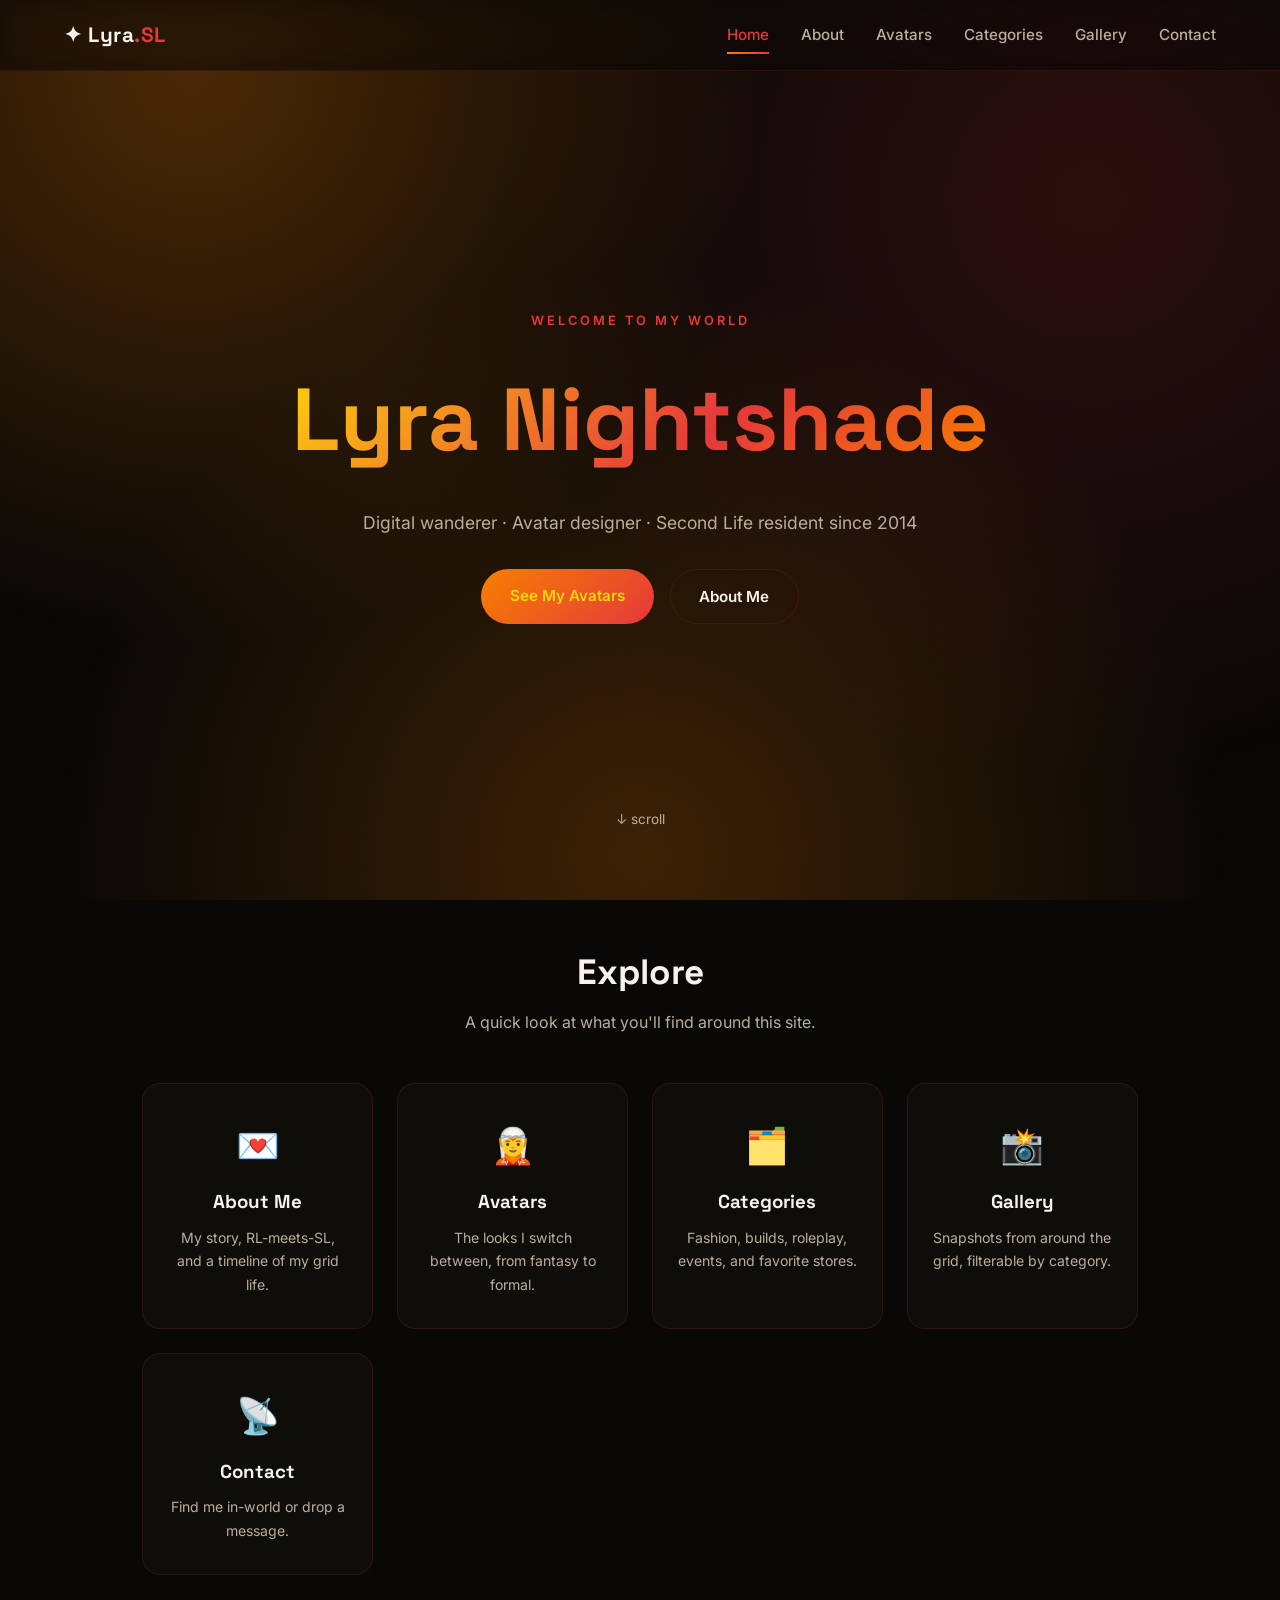
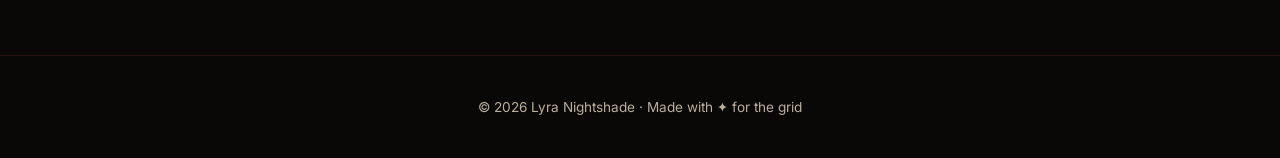
<file: index.html>
<!DOCTYPE html>
<html lang="en">
<head>
<meta charset="UTF-8">
<meta name="viewport" content="width=device-width, initial-scale=1.0">
<title>Lyra Nightshade — Second Life</title>
<meta name="description" content="Lyra Nightshade's Second Life portfolio — avatars, builds, photography and more.">
<link rel="stylesheet" href="style.css">
</head>
<body>

<div class="bg-glow"></div>

<header class="navbar">
  <a class="logo" href="index.html">✦ Lyra<span>.SL</span></a>
  <nav>
    <a href="index.html">Home</a>
    <a href="about.html">About</a>
    <a href="avatars.html">Avatars</a>
    <a href="categories.html">Categories</a>
    <a href="gallery.html">Gallery</a>
    <a href="contact.html">Contact</a>
  </nav>
  <button class="menu-toggle" id="menuToggle" aria-label="Toggle menu">☰</button>
</header>

<section class="hero">
  <div class="hero-content">
    <p class="eyebrow">Welcome to my world</p>
    <h1>Lyra Nightshade</h1>
    <p class="tagline">Digital wanderer · Avatar designer · Second Life resident since 2014</p>
    <div class="hero-buttons">
      <a href="avatars.html" class="btn btn-primary">See My Avatars</a>
      <a href="about.html" class="btn btn-ghost">About Me</a>
    </div>
  </div>
  <div class="scroll-hint">↓ scroll</div>
</section>

<section class="section">
  <h2 class="section-title">Explore</h2>
  <p class="section-sub">A quick look at what you'll find around this site.</p>
  <div class="category-grid">
    <a class="category-tile" href="about.html">
      <div class="tile-icon">💌</div>
      <h3>About Me</h3>
      <p>My story, RL-meets-SL, and a timeline of my grid life.</p>
    </a>
    <a class="category-tile" href="avatars.html">
      <div class="tile-icon">🧝</div>
      <h3>Avatars</h3>
      <p>The looks I switch between, from fantasy to formal.</p>
    </a>
    <a class="category-tile" href="categories.html">
      <div class="tile-icon">🗂️</div>
      <h3>Categories</h3>
      <p>Fashion, builds, roleplay, events, and favorite stores.</p>
    </a>
    <a class="category-tile" href="gallery.html">
      <div class="tile-icon">📸</div>
      <h3>Gallery</h3>
      <p>Snapshots from around the grid, filterable by category.</p>
    </a>
    <a class="category-tile" href="contact.html">
      <div class="tile-icon">📡</div>
      <h3>Contact</h3>
      <p>Find me in-world or drop a message.</p>
    </a>
  </div>
</section>

<footer>
  <p>&copy; 2026 Lyra Nightshade · Made with ✦ for the grid</p>
</footer>

<script src="script.js"></script>
</body>
</html>
</file>
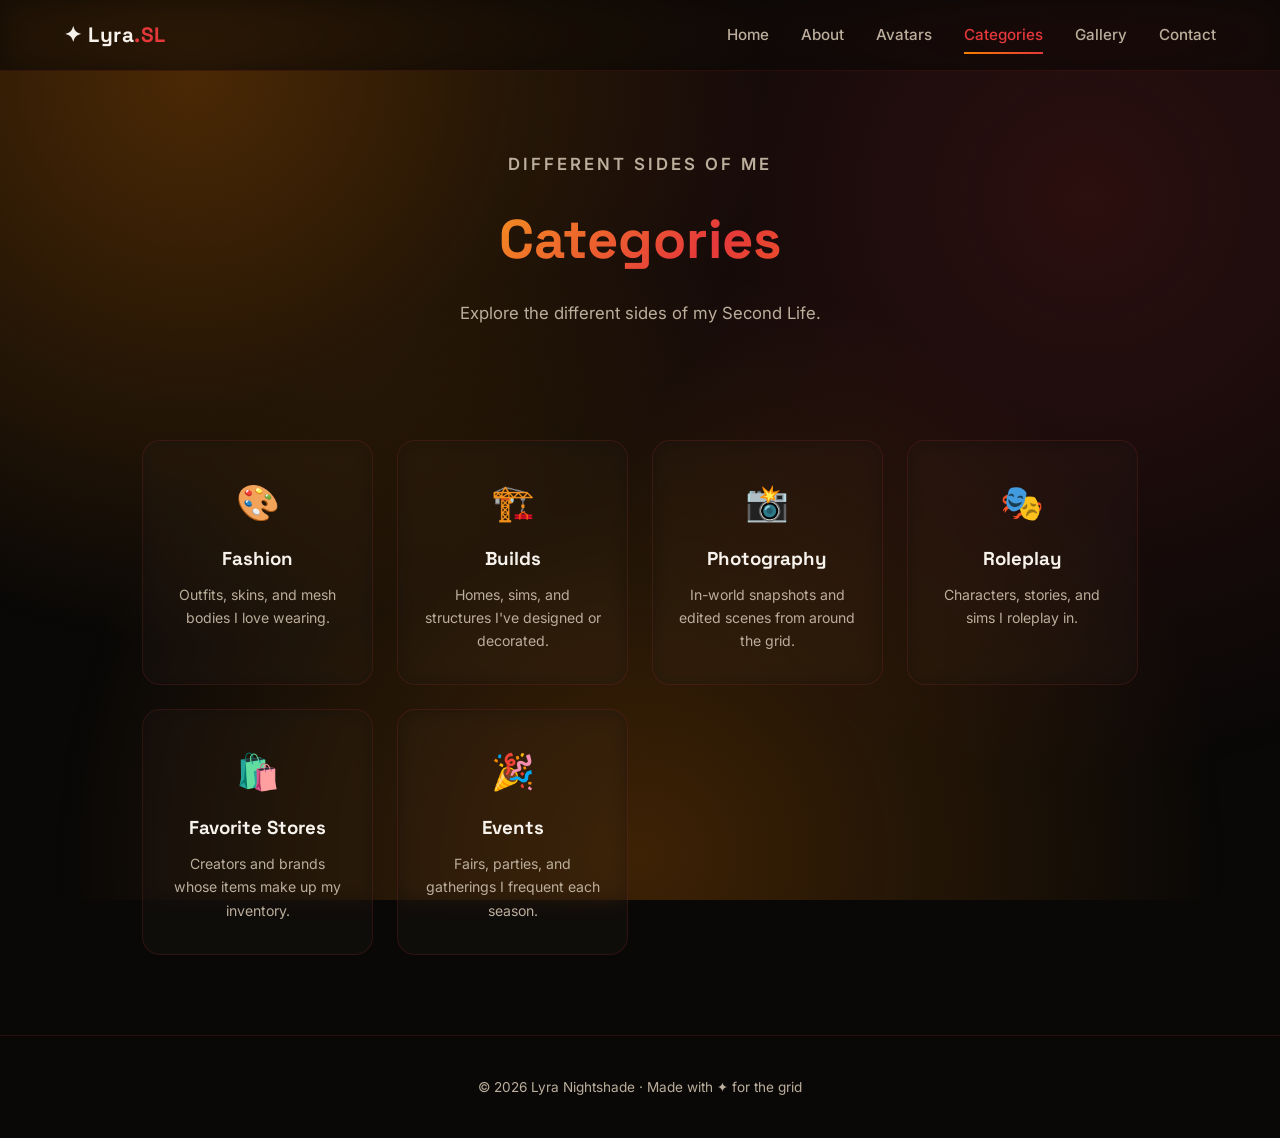
<file: categories.html>
<!DOCTYPE html>
<html lang="en">
<head>
<meta charset="UTF-8">
<meta name="viewport" content="width=device-width, initial-scale=1.0">
<title>Categories — Lyra Nightshade</title>
<meta name="description" content="Explore the different sides of Lyra Nightshade's Second Life: fashion, builds, roleplay, and more.">
<link rel="stylesheet" href="style.css">
</head>
<body>

<div class="bg-glow"></div>

<header class="navbar">
  <a class="logo" href="index.html">✦ Lyra<span>.SL</span></a>
  <nav>
    <a href="index.html">Home</a>
    <a href="about.html">About</a>
    <a href="avatars.html">Avatars</a>
    <a href="categories.html">Categories</a>
    <a href="gallery.html">Gallery</a>
    <a href="contact.html">Contact</a>
  </nav>
  <button class="menu-toggle" id="menuToggle" aria-label="Toggle menu">☰</button>
</header>

<div class="page-header">
  <p class="eyebrow">Different sides of me</p>
  <h1>Categories</h1>
  <p>Explore the different sides of my Second Life.</p>
</div>

<section class="section">
  <div class="category-grid">
    <a class="category-tile" href="gallery.html">
      <div class="tile-icon">🎨</div>
      <h3>Fashion</h3>
      <p>Outfits, skins, and mesh bodies I love wearing.</p>
    </a>
    <a class="category-tile" href="gallery.html">
      <div class="tile-icon">🏗️</div>
      <h3>Builds</h3>
      <p>Homes, sims, and structures I've designed or decorated.</p>
    </a>
    <a class="category-tile" href="gallery.html">
      <div class="tile-icon">📸</div>
      <h3>Photography</h3>
      <p>In-world snapshots and edited scenes from around the grid.</p>
    </a>
    <a class="category-tile" href="gallery.html">
      <div class="tile-icon">🎭</div>
      <h3>Roleplay</h3>
      <p>Characters, stories, and sims I roleplay in.</p>
    </a>
    <a class="category-tile" href="gallery.html">
      <div class="tile-icon">🛍️</div>
      <h3>Favorite Stores</h3>
      <p>Creators and brands whose items make up my inventory.</p>
    </a>
    <a class="category-tile" href="gallery.html">
      <div class="tile-icon">🎉</div>
      <h3>Events</h3>
      <p>Fairs, parties, and gatherings I frequent each season.</p>
    </a>
  </div>
</section>

<footer>
  <p>&copy; 2026 Lyra Nightshade · Made with ✦ for the grid</p>
</footer>

<script src="script.js"></script>
</body>
</html>
</file>
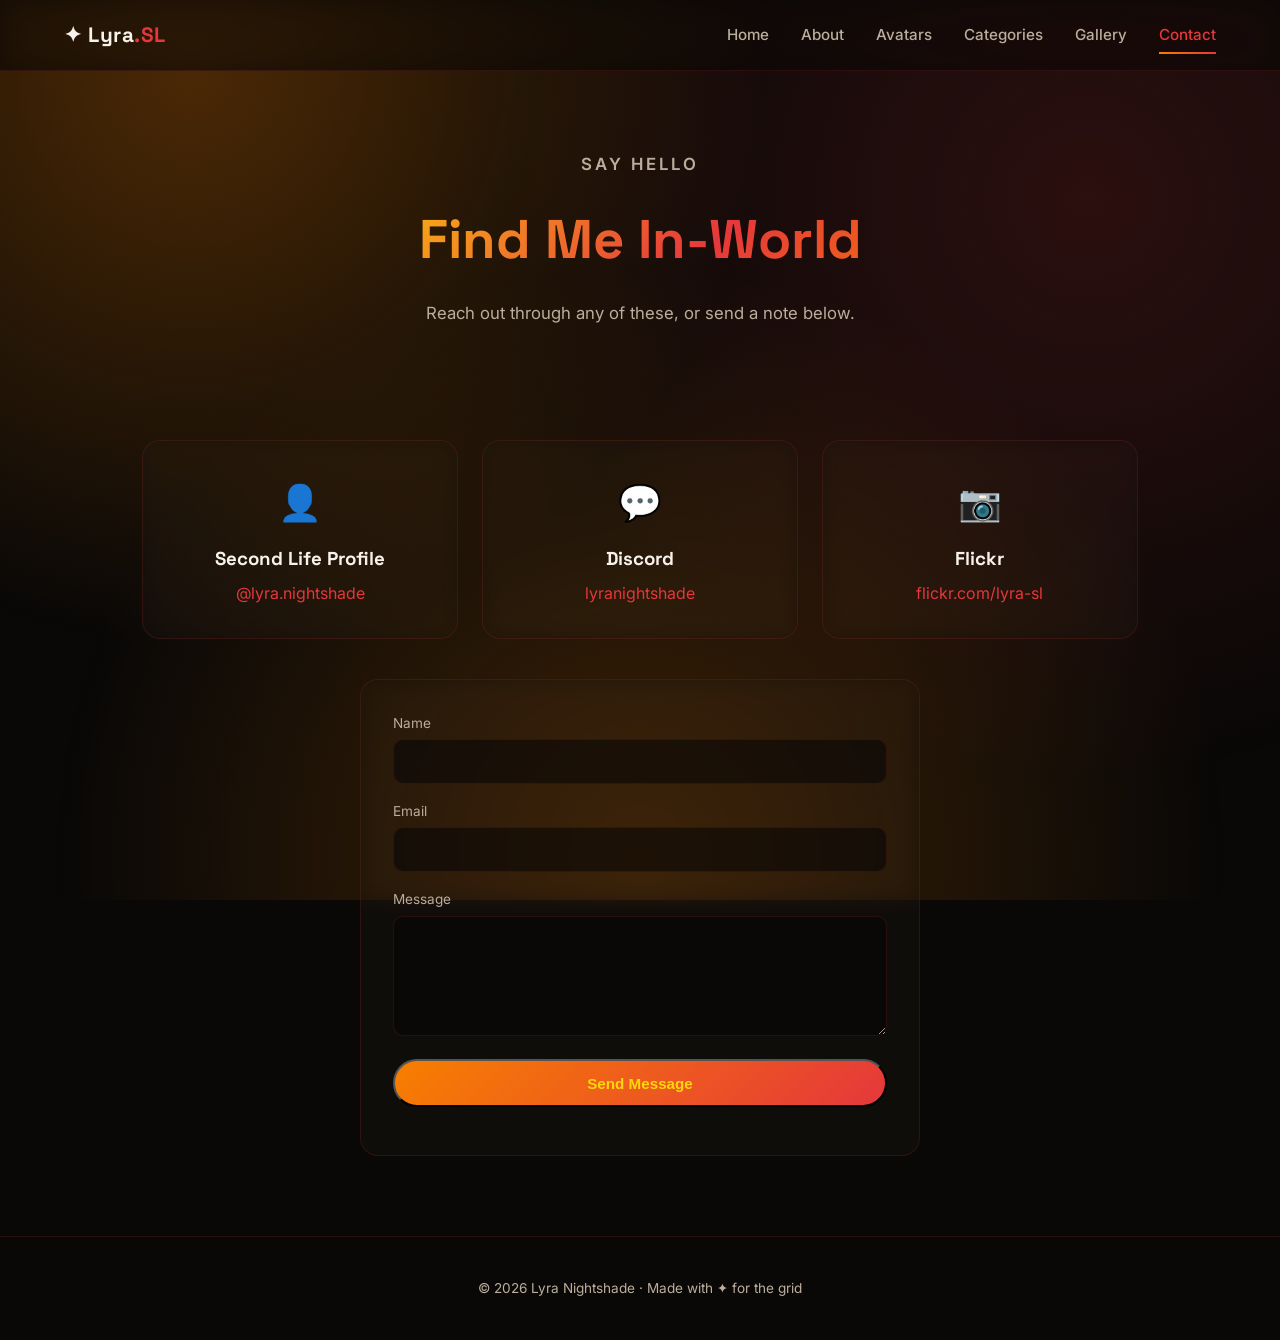
<file: contact.html>
<!DOCTYPE html>
<html lang="en">
<head>
<meta charset="UTF-8">
<meta name="viewport" content="width=device-width, initial-scale=1.0">
<title>Contact — Lyra Nightshade</title>
<meta name="description" content="Find Lyra Nightshade in-world or get in touch.">
<link rel="stylesheet" href="style.css">
</head>
<body>

<div class="bg-glow"></div>

<header class="navbar">
  <a class="logo" href="index.html">✦ Lyra<span>.SL</span></a>
  <nav>
    <a href="index.html">Home</a>
    <a href="about.html">About</a>
    <a href="avatars.html">Avatars</a>
    <a href="categories.html">Categories</a>
    <a href="gallery.html">Gallery</a>
    <a href="contact.html">Contact</a>
  </nav>
  <button class="menu-toggle" id="menuToggle" aria-label="Toggle menu">☰</button>
</header>

<div class="page-header">
  <p class="eyebrow">Say hello</p>
  <h1>Find Me In-World</h1>
  <p>Reach out through any of these, or send a note below.</p>
</div>

<section class="section">
  <div class="contact-grid">
    <a class="contact-card" href="#">
      <div class="tile-icon">👤</div>
      <h3>Second Life Profile</h3>
      <p>@lyra.nightshade</p>
    </a>
    <a class="contact-card" href="#">
      <div class="tile-icon">💬</div>
      <h3>Discord</h3>
      <p>lyranightshade</p>
    </a>
    <a class="contact-card" href="#">
      <div class="tile-icon">📷</div>
      <h3>Flickr</h3>
      <p>flickr.com/lyra-sl</p>
    </a>
  </div>

  <form class="contact-form glass" id="contactForm">
    <div>
      <label for="name">Name</label>
      <input type="text" id="name" name="name" required>
    </div>
    <div>
      <label for="email">Email</label>
      <input type="email" id="email" name="email" required>
    </div>
    <div>
      <label for="message">Message</label>
      <textarea id="message" name="message" required></textarea>
    </div>
    <button type="submit" class="btn btn-primary">Send Message</button>
    <p id="formStatus" style="color: var(--text-dim); font-size: 0.9rem;"></p>
  </form>
</section>

<footer>
  <p>&copy; 2026 Lyra Nightshade · Made with ✦ for the grid</p>
</footer>

<script src="script.js"></script>
</body>
</html>
</file>
<file: style.css>
@import url('https://fonts.googleapis.com/css2?family=Space+Grotesk:wght@500;700&family=Inter:wght@400;500;600&display=swap');

:root {
  --bg: #090807;
  --panel: #17130f80;
  --panel-solid: #17130f;
  --accent: #e5383b;
  --accent-soft: #f77f00;
  --accent-glow: rgba(229, 56, 59, 0.35);
  --text: #f7f3ec;
  --text-dim: #bcae9c;
  --border: rgba(229, 56, 59, 0.14);
  --radius: 18px;
}

* { margin: 0; padding: 0; box-sizing: border-box; }

html { scroll-behavior: smooth; }

body {
  background: var(--bg);
  color: var(--text);
  font-family: 'Inter', system-ui, -apple-system, sans-serif;
  line-height: 1.65;
  overflow-x: hidden;
  opacity: 0;
  animation: fadeIn 0.5s ease forwards;
}

@keyframes fadeIn { to { opacity: 1; } }

h1, h2, h3, .logo { font-family: 'Space Grotesk', sans-serif; }

.bg-glow {
  position: fixed;
  inset: 0;
  z-index: -1;
  background:
    radial-gradient(circle at 15% 8%, rgba(247, 127, 0, 0.28), transparent 42%),
    radial-gradient(circle at 85% 22%, rgba(229, 56, 59, 0.16), transparent 45%),
    radial-gradient(circle at 50% 95%, rgba(247, 127, 0, 0.22), transparent 55%);
}

/* Navbar */
.navbar {
  position: sticky;
  top: 0;
  z-index: 100;
  display: flex;
  align-items: center;
  justify-content: space-between;
  padding: 1.1rem 5%;
  background: rgba(9, 8, 7, 0.7);
  backdrop-filter: blur(14px);
  -webkit-backdrop-filter: blur(14px);
  border-bottom: 1px solid var(--border);
}

.logo {
  font-size: 1.3rem;
  font-weight: 700;
  letter-spacing: 0.5px;
  text-decoration: none;
  color: var(--text);
}
.logo span { color: var(--accent); }

.navbar nav {
  display: flex;
  gap: 2rem;
}

.navbar nav a {
  position: relative;
  color: var(--text-dim);
  text-decoration: none;
  font-size: 0.95rem;
  font-weight: 500;
  transition: color 0.2s;
  padding: 0.3rem 0;
}
.navbar nav a::after {
  content: '';
  position: absolute;
  left: 0; right: 0; bottom: -2px;
  height: 2px;
  background: linear-gradient(90deg, var(--accent-soft), var(--accent));
  transform: scaleX(0);
  transform-origin: left;
  transition: transform 0.25s ease;
}
.navbar nav a:hover { color: var(--accent); }
.navbar nav a:hover::after { transform: scaleX(1); }
.navbar nav a.active { color: var(--accent); }
.navbar nav a.active::after { transform: scaleX(1); }

.menu-toggle {
  display: none;
  background: none;
  border: none;
  color: var(--text);
  font-size: 1.4rem;
  cursor: pointer;
}

/* Page header (for inner pages) */
.page-header {
  padding: 5rem 8% 2rem;
  text-align: center;
  max-width: 900px;
  margin: 0 auto;
}
.page-header .eyebrow { justify-content: center; display: flex; }
.page-header h1 {
  font-size: clamp(2.2rem, 6vw, 3.4rem);
  font-weight: 700;
  margin: 0.6rem 0 1rem;
  background: linear-gradient(135deg, #ffd60a, var(--accent) 60%, var(--accent-soft));
  -webkit-background-clip: text;
  background-clip: text;
  color: transparent;
}
.page-header p { color: var(--text-dim); font-size: 1.05rem; }

/* Hero */
.hero {
  min-height: 88vh;
  display: flex;
  flex-direction: column;
  align-items: center;
  justify-content: center;
  text-align: center;
  padding: 2rem 1rem;
  position: relative;
}

.eyebrow {
  color: var(--accent);
  text-transform: uppercase;
  letter-spacing: 3px;
  font-size: 0.8rem;
  margin-bottom: 1rem;
  font-weight: 600;
}

.hero h1 {
  font-size: clamp(2.8rem, 8vw, 5.5rem);
  font-weight: 700;
  background: linear-gradient(135deg, #ffd60a, var(--accent) 60%, var(--accent-soft));
  -webkit-background-clip: text;
  background-clip: text;
  color: transparent;
  margin-bottom: 1rem;
}

.tagline {
  color: var(--text-dim);
  font-size: 1.1rem;
  max-width: 600px;
  margin: 0 auto 2rem;
}

.hero-buttons {
  display: flex;
  gap: 1rem;
  justify-content: center;
  flex-wrap: wrap;
}

.btn {
  padding: 0.85rem 1.8rem;
  border-radius: 999px;
  text-decoration: none;
  font-weight: 600;
  font-size: 0.95rem;
  transition: transform 0.2s, box-shadow 0.2s, background 0.2s, border-color 0.2s;
  display: inline-block;
}

.btn-primary {
  background: linear-gradient(135deg, var(--accent-soft), var(--accent));
  color: #ffd60a;
}
.btn-primary:hover { transform: translateY(-2px); box-shadow: 0 10px 30px var(--accent-glow); }

.btn-ghost {
  border: 1px solid var(--border);
  color: var(--text);
}
.btn-ghost:hover { border-color: var(--accent); color: var(--accent); }

.scroll-hint {
  position: absolute;
  bottom: 2rem;
  color: var(--text-dim);
  font-size: 0.85rem;
  animation: bob 2s infinite;
}

@keyframes bob {
  0%, 100% { transform: translateY(0); }
  50% { transform: translateY(8px); }
}

/* Sections */
.section {
  padding: 5rem 8%;
  max-width: 1200px;
  margin: 0 auto;
}
.section.alt {
  background: linear-gradient(180deg, rgba(23, 19, 15, 0.6), rgba(23, 19, 15, 0.2));
  max-width: 100%;
  border-top: 1px solid var(--border);
  border-bottom: 1px solid var(--border);
}
.section.alt > * { max-width: 1200px; margin-left: auto; margin-right: auto; }

.section-title {
  font-size: 2.2rem;
  font-weight: 700;
  margin-bottom: 0.5rem;
  text-align: center;
}

.section-sub {
  text-align: center;
  color: var(--text-dim);
  margin-bottom: 3rem;
}

/* Glass panel base */
.glass {
  background: var(--panel);
  border: 1px solid var(--border);
  border-radius: var(--radius);
  backdrop-filter: blur(10px);
  -webkit-backdrop-filter: blur(10px);
}

/* About */
.about-grid {
  display: grid;
  grid-template-columns: 320px 1fr;
  gap: 3rem;
  align-items: center;
  margin-top: 1rem;
}

.about-photo img {
  width: 100%;
  border-radius: var(--radius);
  border: 1px solid var(--border);
  object-fit: cover;
  aspect-ratio: 5/6;
}

.about-text p { color: var(--text-dim); margin-bottom: 1rem; }

.facts {
  list-style: none;
  margin-top: 1.5rem;
  display: grid;
  grid-template-columns: 1fr 1fr;
  gap: 0.8rem;
}
.facts li {
  background: var(--panel);
  border: 1px solid var(--border);
  border-radius: 10px;
  padding: 0.7rem 1rem;
  font-size: 0.9rem;
  backdrop-filter: blur(10px);
}
.facts li span {
  display: block;
  color: var(--accent);
  font-size: 0.75rem;
  text-transform: uppercase;
  letter-spacing: 1px;
  margin-bottom: 0.2rem;
}

.timeline {
  margin-top: 3rem;
  border-left: 2px solid var(--border);
  padding-left: 1.5rem;
  display: flex;
  flex-direction: column;
  gap: 1.6rem;
}
.timeline-item { position: relative; }
.timeline-item::before {
  content: '';
  position: absolute;
  left: -1.58rem;
  top: 0.35rem;
  width: 10px; height: 10px;
  border-radius: 50%;
  background: var(--accent);
  box-shadow: 0 0 12px var(--accent-glow);
}
.timeline-item .year { color: var(--accent); font-weight: 600; font-size: 0.85rem; }
.timeline-item h4 { margin: 0.2rem 0 0.3rem; }
.timeline-item p { color: var(--text-dim); font-size: 0.92rem; }

/* Card grid (avatars) */
.card-grid {
  display: grid;
  grid-template-columns: repeat(auto-fit, minmax(220px, 1fr));
  gap: 1.5rem;
}

.card {
  background: var(--panel);
  border: 1px solid var(--border);
  border-radius: var(--radius);
  overflow: hidden;
  transition: transform 0.25s, box-shadow 0.25s;
  backdrop-filter: blur(10px);
}
.card:hover {
  transform: translateY(-6px);
  box-shadow: 0 15px 40px var(--accent-glow);
}
.card img {
  width: 100%;
  aspect-ratio: 4/5;
  object-fit: cover;
  display: block;
}
.card-body { padding: 1.2rem; }
.card-body h3 { margin-bottom: 0.4rem; }
.card-body p { color: var(--text-dim); font-size: 0.9rem; }
.card-tags { display: flex; gap: 0.4rem; flex-wrap: wrap; margin-top: 0.8rem; }
.tag {
  font-size: 0.72rem;
  padding: 0.25rem 0.6rem;
  border-radius: 999px;
  border: 1px solid var(--border);
  color: var(--accent);
}

/* Categories */
.category-grid {
  display: grid;
  grid-template-columns: repeat(auto-fit, minmax(230px, 1fr));
  gap: 1.5rem;
}

.category-tile {
  background: var(--panel);
  border: 1px solid var(--border);
  border-radius: var(--radius);
  padding: 2rem 1.5rem;
  text-decoration: none;
  color: var(--text);
  transition: transform 0.25s, border-color 0.25s;
  text-align: center;
  backdrop-filter: blur(10px);
  display: block;
}
.category-tile:hover {
  transform: translateY(-4px);
  border-color: var(--accent);
}
.tile-icon { font-size: 2.2rem; margin-bottom: 0.8rem; }
.category-tile h3 { margin-bottom: 0.5rem; }
.category-tile p { color: var(--text-dim); font-size: 0.88rem; }

/* Gallery */
.gallery-filters {
  display: flex;
  justify-content: center;
  gap: 0.6rem;
  flex-wrap: wrap;
  margin-bottom: 2.5rem;
}
.filter-btn {
  background: transparent;
  border: 1px solid var(--border);
  color: var(--text-dim);
  padding: 0.5rem 1.1rem;
  border-radius: 999px;
  cursor: pointer;
  font-size: 0.85rem;
  transition: all 0.2s;
}
.filter-btn:hover { border-color: var(--accent); color: var(--accent); }
.filter-btn.active {
  background: linear-gradient(135deg, var(--accent-soft), var(--accent));
  color: #ffd60a;
  border-color: transparent;
}

.gallery-grid {
  display: grid;
  grid-template-columns: repeat(auto-fit, minmax(260px, 1fr));
  gap: 1rem;
}
.gallery-item { position: relative; overflow: hidden; border-radius: 12px; border: 1px solid var(--border); }
.gallery-grid img {
  width: 100%;
  aspect-ratio: 1/1;
  object-fit: cover;
  display: block;
  transition: transform 0.4s ease;
}
.gallery-item:hover img { transform: scale(1.08); }
.gallery-caption {
  position: absolute;
  inset: auto 0 0 0;
  padding: 0.8rem 1rem;
  background: linear-gradient(0deg, rgba(0,0,0,0.75), transparent);
  font-size: 0.82rem;
  color: var(--text);
  opacity: 0;
  transform: translateY(6px);
  transition: opacity 0.25s, transform 0.25s;
}
.gallery-item:hover .gallery-caption { opacity: 1; transform: translateY(0); }
.gallery-item.hidden { display: none; }

/* Contact */
.contact-grid {
  display: grid;
  grid-template-columns: repeat(auto-fit, minmax(220px, 1fr));
  gap: 1.5rem;
}
.contact-card {
  background: var(--panel);
  border: 1px solid var(--border);
  border-radius: var(--radius);
  padding: 2rem;
  text-align: center;
  text-decoration: none;
  color: var(--text);
  transition: transform 0.25s, border-color 0.25s;
  backdrop-filter: blur(10px);
  display: block;
}
.contact-card:hover { transform: translateY(-4px); border-color: var(--accent); }
.contact-card p { color: var(--accent); margin-top: 0.3rem; }

.contact-form {
  max-width: 560px;
  margin: 2.5rem auto 0;
  display: flex;
  flex-direction: column;
  gap: 1rem;
  padding: 2rem;
}
.contact-form label {
  font-size: 0.85rem;
  color: var(--text-dim);
  margin-bottom: 0.3rem;
  display: block;
}
.contact-form input,
.contact-form textarea {
  width: 100%;
  background: rgba(9, 8, 7, 0.6);
  border: 1px solid var(--border);
  border-radius: 10px;
  padding: 0.75rem 1rem;
  color: var(--text);
  font-family: inherit;
  font-size: 0.95rem;
}
.contact-form input:focus,
.contact-form textarea:focus {
  outline: none;
  border-color: var(--accent);
}
.contact-form textarea { resize: vertical; min-height: 120px; }

footer {
  text-align: center;
  padding: 2.5rem 1rem;
  color: var(--text-dim);
  font-size: 0.85rem;
  border-top: 1px solid var(--border);
}
footer a { color: var(--text-dim); }
footer a:hover { color: var(--accent); }

/* Responsive */
@media (max-width: 800px) {
  .navbar nav {
    position: fixed;
    top: 64px;
    right: 0;
    left: 0;
    background: rgba(9, 8, 7, 0.97);
    flex-direction: column;
    padding: 1.5rem;
    gap: 1.2rem;
    border-bottom: 1px solid var(--border);
    transform: translateY(-150%);
    transition: transform 0.3s ease;
  }
  .navbar nav.open { transform: translateY(0); }
  .menu-toggle { display: block; }
  .about-grid { grid-template-columns: 1fr; }
  .about-photo img { max-width: 300px; margin: 0 auto; display: block; }
  .section { padding: 4rem 6%; }
}
</file>
